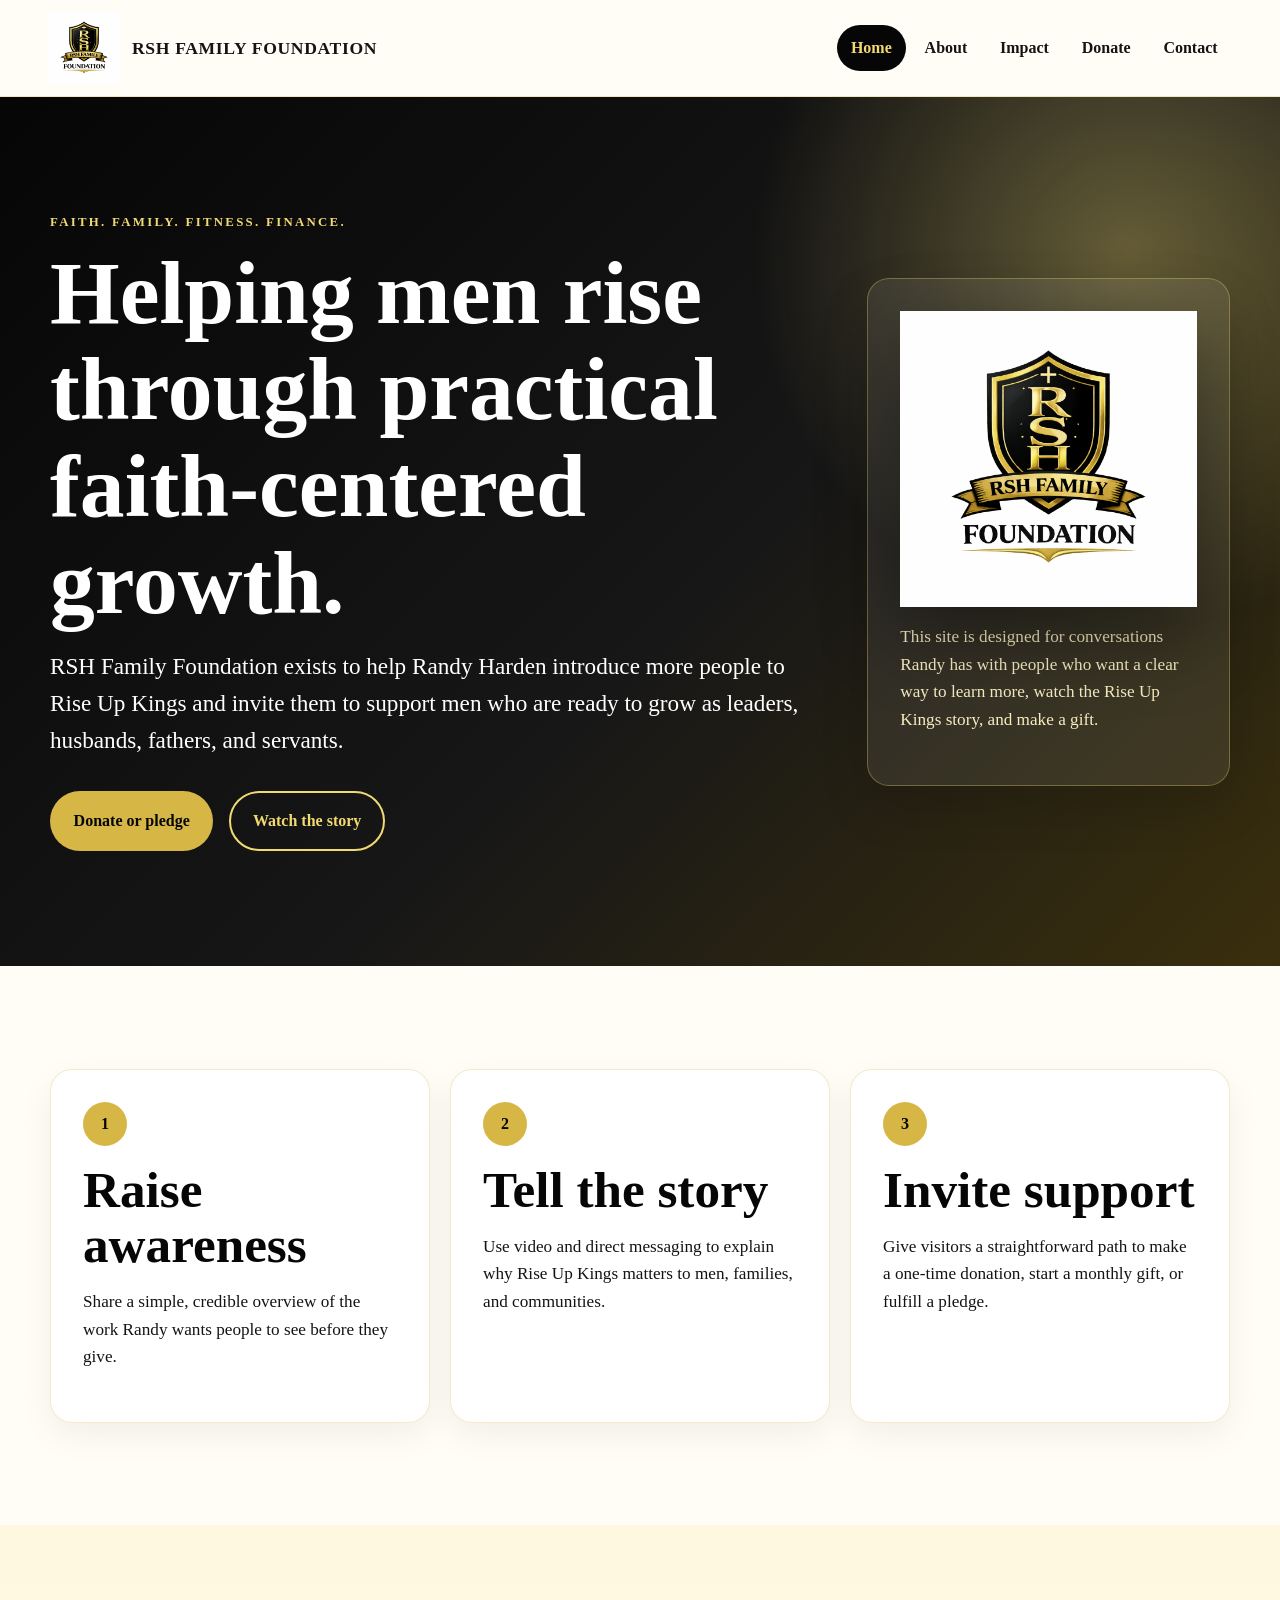
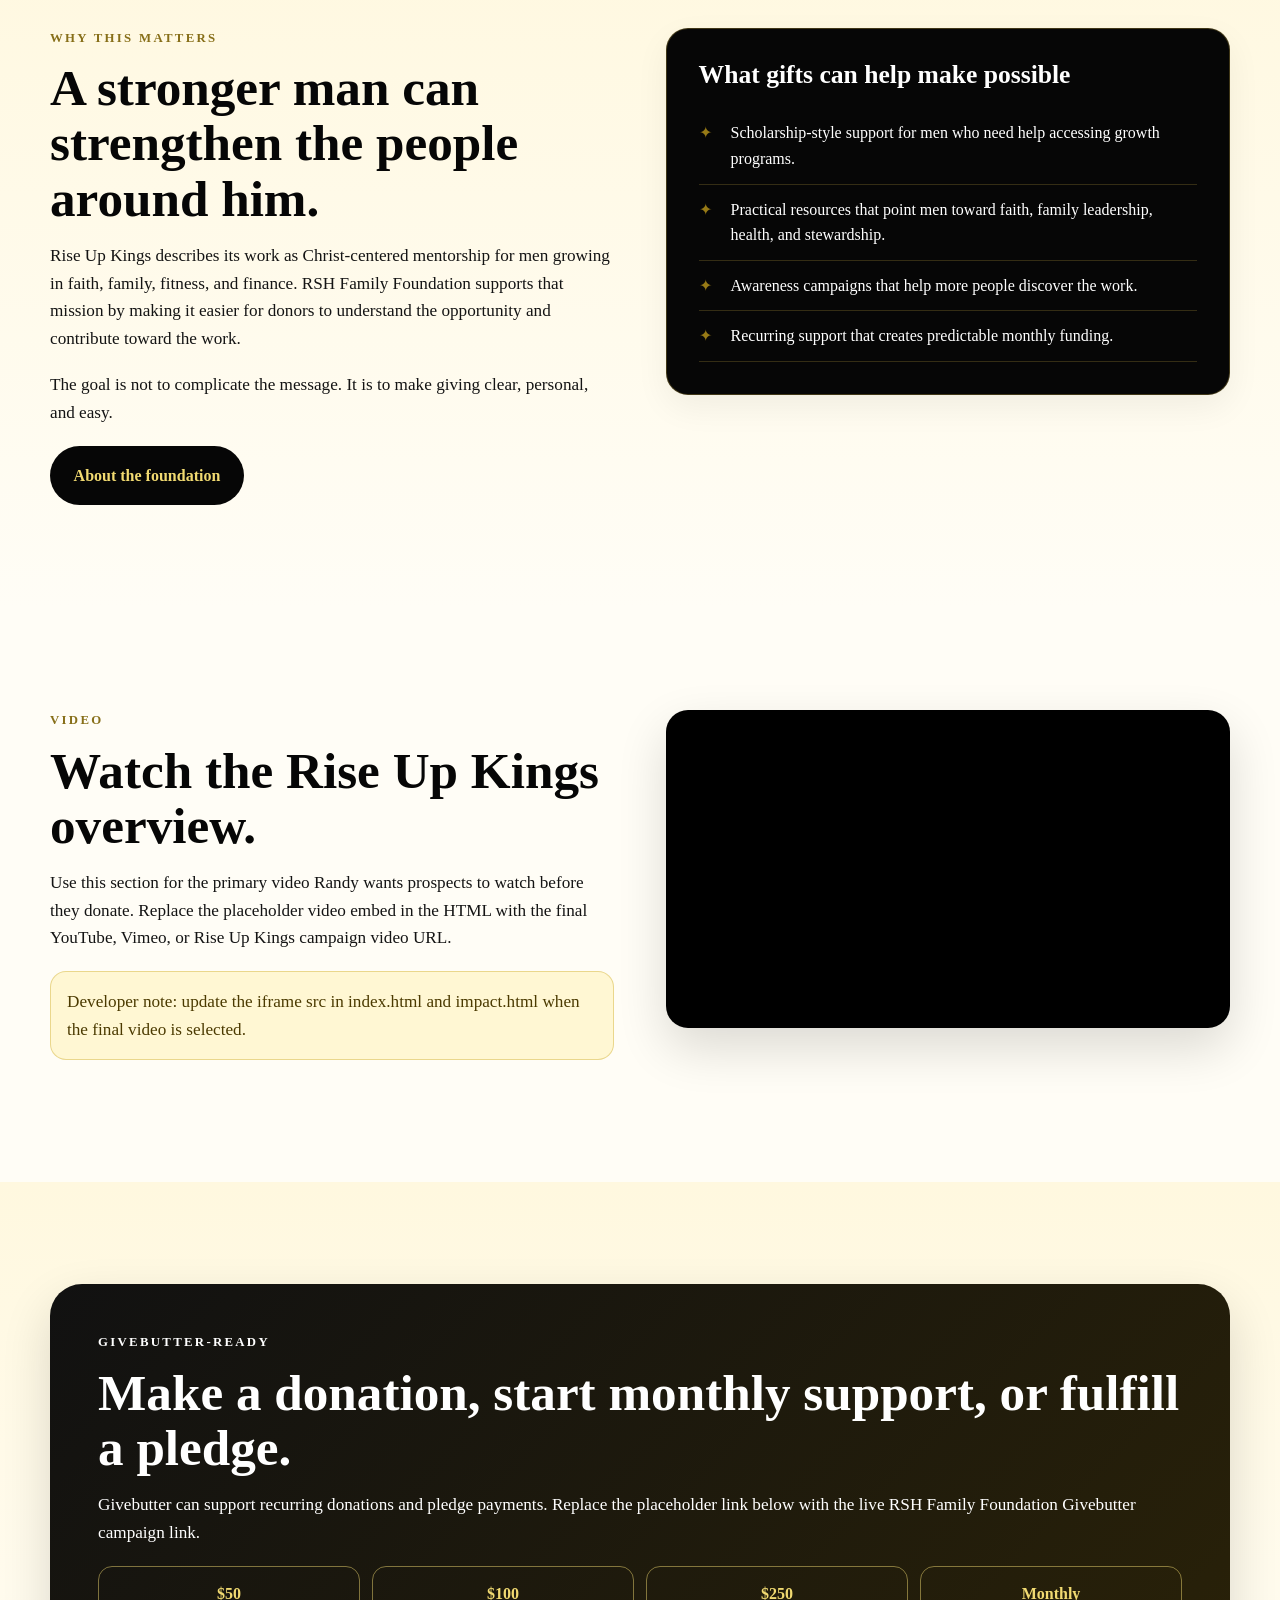
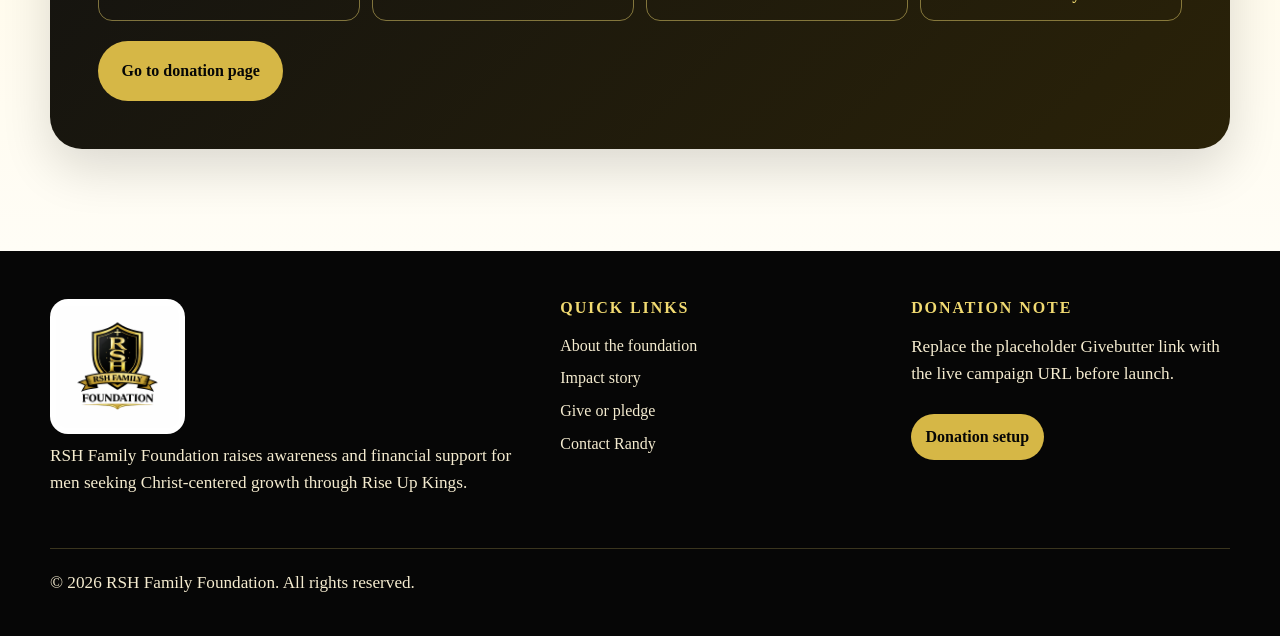
<file: index.html>
<!doctype html>
<html lang="en">
<head>
  <meta charset="utf-8">
  <meta name="viewport" content="width=device-width, initial-scale=1">
  <title>RSH Family Foundation | Raising Support for Rise Up Kings</title>
  <meta name="description" content="RSH Family Foundation helps raise awareness and donations for men seeking Christ-centered growth through Rise Up Kings.">
  <link rel="icon" href="assets/images/rsh-family-foundation-logo.png">
  <link rel="stylesheet" href="css/styles.css">
  <script defer src="js/main.js"></script>
</head>
<body>
  <a href="#main" class="skip-link">Skip to main content</a>
  <div data-include="header"></div>

  <main id="main">
    <section class="hero">
      <div class="container hero-grid">
        <div>
          <p class="eyebrow">Faith. Family. Fitness. Finance.</p>
          <h1>Helping men rise through practical faith-centered growth.</h1>
          <p class="lead">RSH Family Foundation exists to help Randy Harden introduce more people to Rise Up Kings and invite them to support men who are ready to grow as leaders, husbands, fathers, and servants.</p>
          <div class="button-row">
            <a class="button button-primary" href="donate.html">Donate or pledge</a>
            <a class="button button-secondary" href="impact.html">Watch the story</a>
          </div>
        </div>
        <div class="hero-card">
          <img src="assets/images/rsh-family-foundation-logo.png" alt="RSH Family Foundation shield logo">
          <p>This site is designed for conversations Randy has with people who want a clear way to learn more, watch the Rise Up Kings story, and make a gift.</p>
        </div>
      </div>
    </section>

    <section class="section">
      <div class="container grid-3">
        <article class="card">
          <span class="number">1</span>
          <h2>Raise awareness</h2>
          <p>Share a simple, credible overview of the work Randy wants people to see before they give.</p>
        </article>
        <article class="card">
          <span class="number">2</span>
          <h2>Tell the story</h2>
          <p>Use video and direct messaging to explain why Rise Up Kings matters to men, families, and communities.</p>
        </article>
        <article class="card">
          <span class="number">3</span>
          <h2>Invite support</h2>
          <p>Give visitors a straightforward path to make a one-time donation, start a monthly gift, or fulfill a pledge.</p>
        </article>
      </div>
    </section>

    <section class="section section-alt">
      <div class="container grid-2">
        <div>
          <p class="eyebrow">Why this matters</p>
          <h2>A stronger man can strengthen the people around him.</h2>
          <p>Rise Up Kings describes its work as Christ-centered mentorship for men growing in faith, family, fitness, and finance. RSH Family Foundation supports that mission by making it easier for donors to understand the opportunity and contribute toward the work.</p>
          <p>The goal is not to complicate the message. It is to make giving clear, personal, and easy.</p>
          <a class="button button-dark" href="about.html">About the foundation</a>
        </div>
        <div class="card card-dark">
          <h3>What gifts can help make possible</h3>
          <ul class="list-clean">
            <li>Scholarship-style support for men who need help accessing growth programs.</li>
            <li>Practical resources that point men toward faith, family leadership, health, and stewardship.</li>
            <li>Awareness campaigns that help more people discover the work.</li>
            <li>Recurring support that creates predictable monthly funding.</li>
          </ul>
        </div>
      </div>
    </section>

    <section class="section">
      <div class="container grid-2">
        <div>
          <p class="eyebrow">Video</p>
          <h2>Watch the Rise Up Kings overview.</h2>
          <p>Use this section for the primary video Randy wants prospects to watch before they donate. Replace the placeholder video embed in the HTML with the final YouTube, Vimeo, or Rise Up Kings campaign video URL.</p>
          <p class="notice">Developer note: update the iframe src in index.html and impact.html when the final video is selected.</p>
        </div>
        <div class="video-shell">
          <iframe src="https://www.youtube.com/embed?listType=search&list=Rise%20Up%20Kings" title="Rise Up Kings video" loading="lazy" allowfullscreen></iframe>
        </div>
      </div>
    </section>

    <section class="section section-alt">
      <div class="container donation-box">
        <p class="eyebrow">Givebutter-ready</p>
        <h2>Make a donation, start monthly support, or fulfill a pledge.</h2>
        <p>Givebutter can support recurring donations and pledge payments. Replace the placeholder link below with the live RSH Family Foundation Givebutter campaign link.</p>
        <div class="amount-grid" aria-label="Suggested donation amounts">
          <a href="https://givebutter.com/GIVEBUTTER_CAMPAIGN_URL">$50</a>
          <a href="https://givebutter.com/GIVEBUTTER_CAMPAIGN_URL">$100</a>
          <a href="https://givebutter.com/GIVEBUTTER_CAMPAIGN_URL">$250</a>
          <a href="https://givebutter.com/GIVEBUTTER_CAMPAIGN_URL">Monthly</a>
        </div>
        <a class="button button-primary" href="donate.html">Go to donation page</a>
      </div>
    </section>
  </main>

  <div data-include="footer"></div>
</body>
</html>
</file>
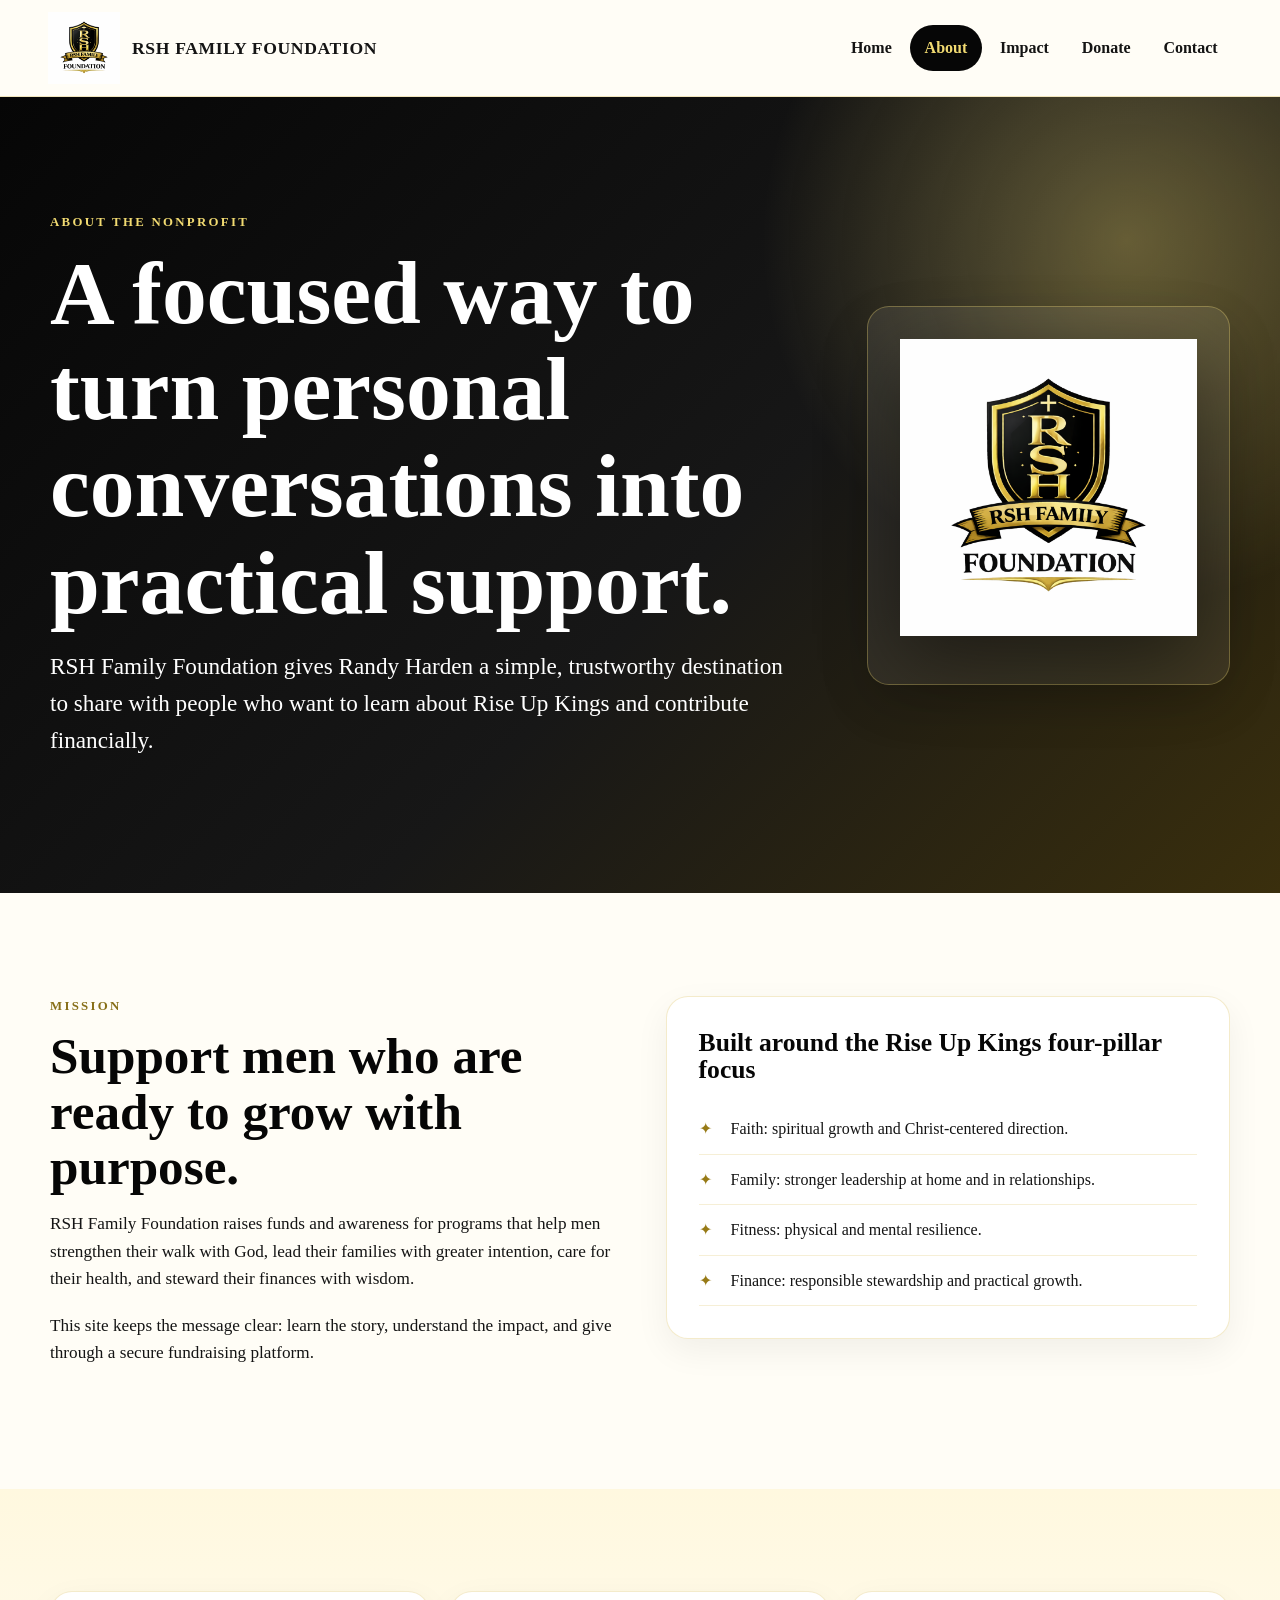
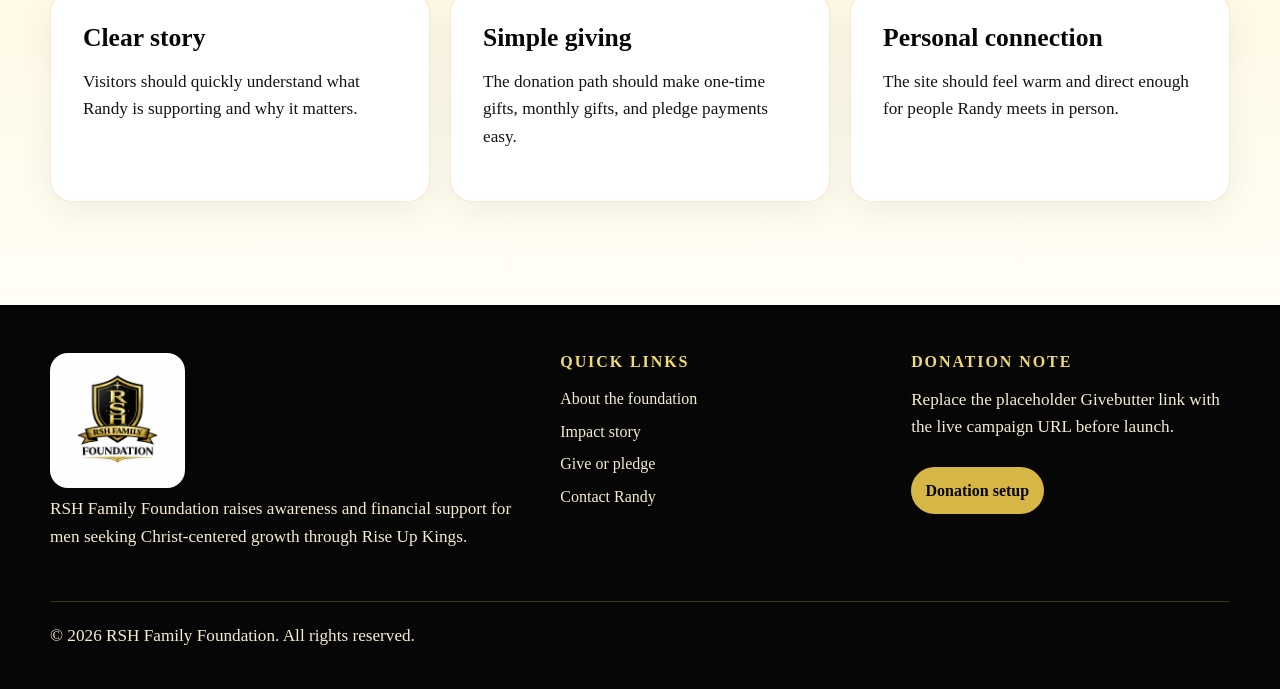
<file: about.html>
<!doctype html>
<html lang="en">
<head>
  <meta charset="utf-8">
  <meta name="viewport" content="width=device-width, initial-scale=1">
  <title>About | RSH Family Foundation</title>
  <meta name="description" content="Learn why Randy Harden created RSH Family Foundation to raise awareness and support for Rise Up Kings.">
  <link rel="icon" href="assets/images/rsh-family-foundation-logo.png">
  <link rel="stylesheet" href="css/styles.css">
  <script defer src="js/main.js"></script>
</head>
<body>
  <a href="#main" class="skip-link">Skip to main content</a>
  <div data-include="header"></div>
  <main id="main">
    <section class="hero">
      <div class="container hero-grid">
        <div>
          <p class="eyebrow">About the nonprofit</p>
          <h1>A focused way to turn personal conversations into practical support.</h1>
          <p class="lead">RSH Family Foundation gives Randy Harden a simple, trustworthy destination to share with people who want to learn about Rise Up Kings and contribute financially.</p>
        </div>
        <div class="hero-card"><img src="assets/images/rsh-family-foundation-logo.png" alt="RSH Family Foundation logo"></div>
      </div>
    </section>
    <section class="section">
      <div class="container grid-2">
        <div>
          <p class="eyebrow">Mission</p>
          <h2>Support men who are ready to grow with purpose.</h2>
          <p>RSH Family Foundation raises funds and awareness for programs that help men strengthen their walk with God, lead their families with greater intention, care for their health, and steward their finances with wisdom.</p>
          <p>This site keeps the message clear: learn the story, understand the impact, and give through a secure fundraising platform.</p>
        </div>
        <div class="card">
          <h3>Built around the Rise Up Kings four-pillar focus</h3>
          <ul class="list-clean">
            <li>Faith: spiritual growth and Christ-centered direction.</li>
            <li>Family: stronger leadership at home and in relationships.</li>
            <li>Fitness: physical and mental resilience.</li>
            <li>Finance: responsible stewardship and practical growth.</li>
          </ul>
        </div>
      </div>
    </section>
    <section class="section section-alt">
      <div class="container grid-3">
        <article class="card"><h3>Clear story</h3><p>Visitors should quickly understand what Randy is supporting and why it matters.</p></article>
        <article class="card"><h3>Simple giving</h3><p>The donation path should make one-time gifts, monthly gifts, and pledge payments easy.</p></article>
        <article class="card"><h3>Personal connection</h3><p>The site should feel warm and direct enough for people Randy meets in person.</p></article>
      </div>
    </section>
  </main>
  <div data-include="footer"></div>
</body>
</html>
</file>
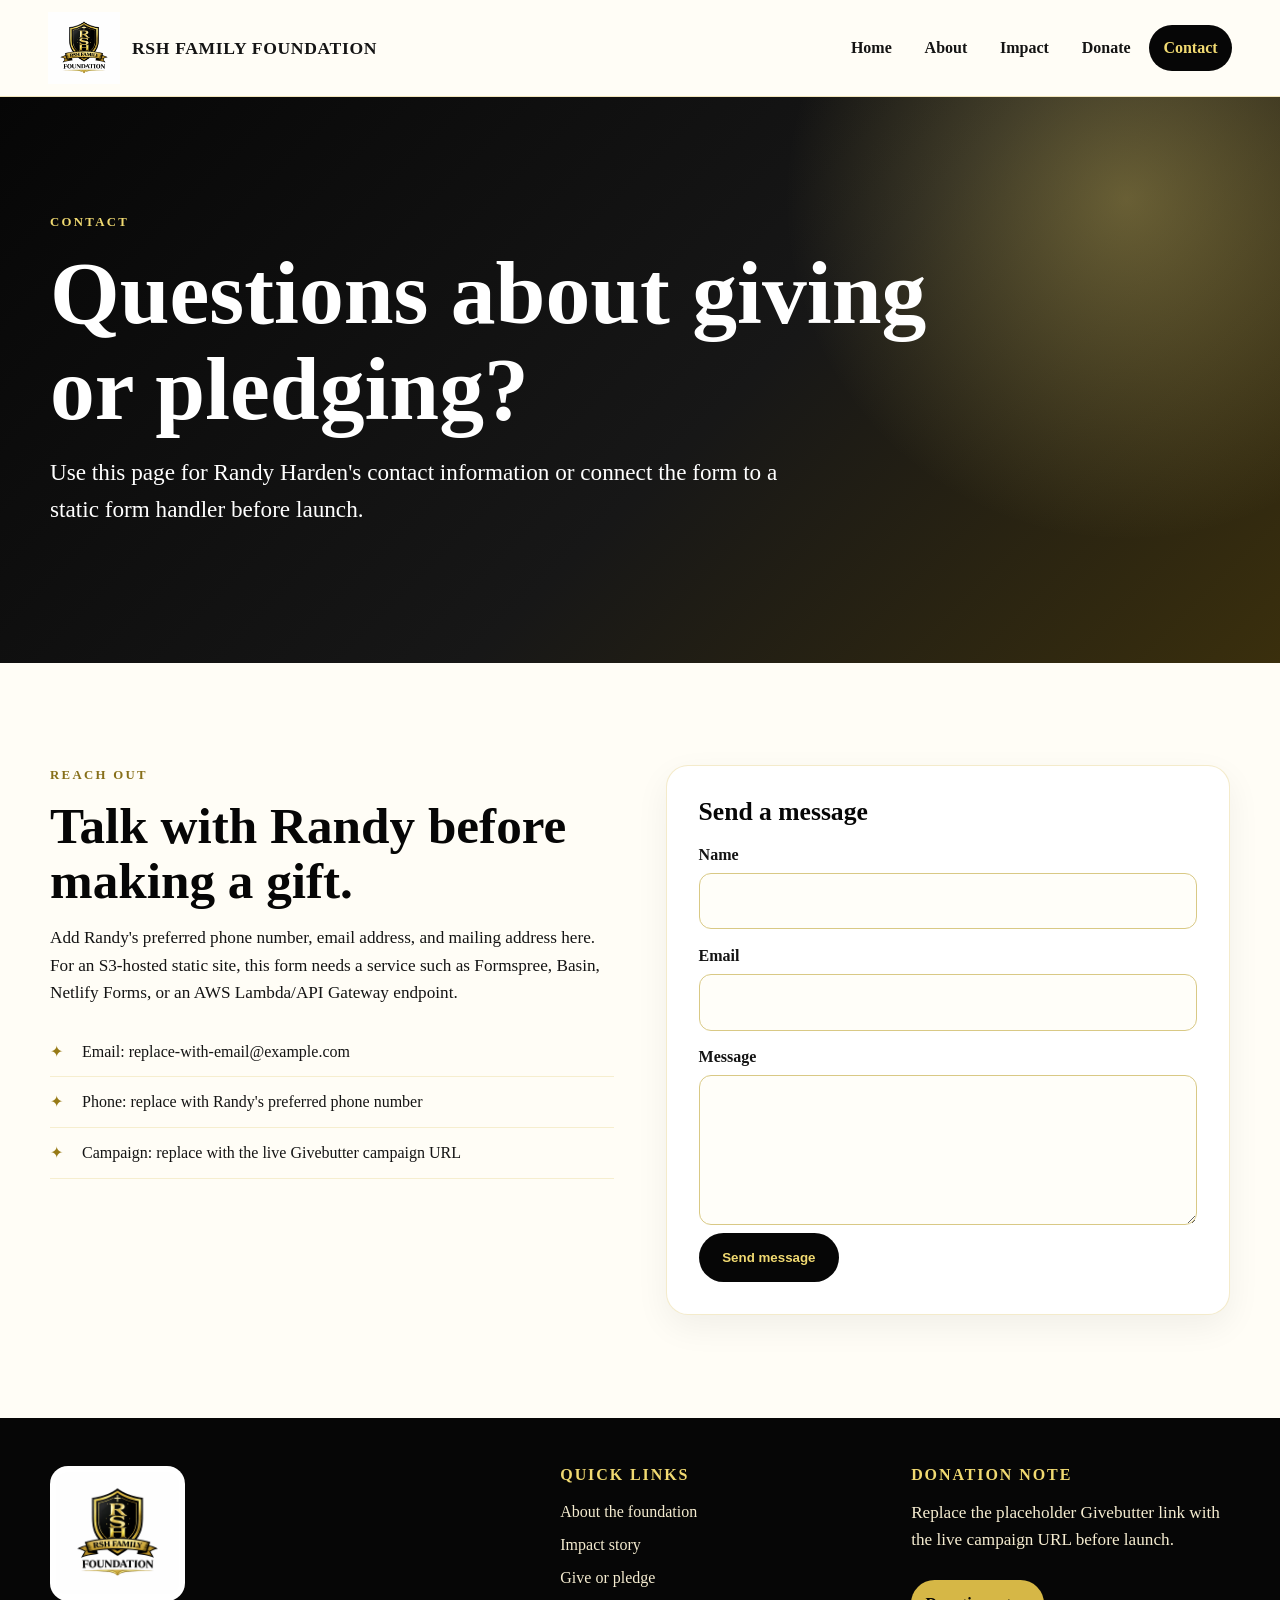
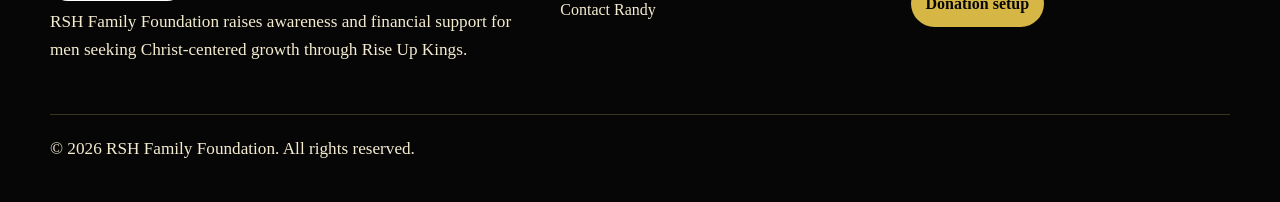
<file: contact.html>
<!doctype html>
<html lang="en">
<head>
  <meta charset="utf-8">
  <meta name="viewport" content="width=device-width, initial-scale=1">
  <title>Contact | RSH Family Foundation</title>
  <meta name="description" content="Contact Randy Harden and RSH Family Foundation about giving, pledges, and Rise Up Kings support.">
  <link rel="icon" href="assets/images/rsh-family-foundation-logo.png">
  <link rel="stylesheet" href="css/styles.css">
  <script defer src="js/main.js"></script>
</head>
<body>
  <a href="#main" class="skip-link">Skip to main content</a>
  <div data-include="header"></div>
  <main id="main">
    <section class="hero">
      <div class="container">
        <p class="eyebrow">Contact</p>
        <h1>Questions about giving or pledging?</h1>
        <p class="lead">Use this page for Randy Harden's contact information or connect the form to a static form handler before launch.</p>
      </div>
    </section>
    <section class="section">
      <div class="container grid-2">
        <div>
          <p class="eyebrow">Reach out</p>
          <h2>Talk with Randy before making a gift.</h2>
          <p>Add Randy's preferred phone number, email address, and mailing address here. For an S3-hosted static site, this form needs a service such as Formspree, Basin, Netlify Forms, or an AWS Lambda/API Gateway endpoint.</p>
          <ul class="list-clean">
            <li>Email: replace-with-email@example.com</li>
            <li>Phone: replace with Randy's preferred phone number</li>
            <li>Campaign: replace with the live Givebutter campaign URL</li>
          </ul>
        </div>
        <form class="card form-card" action="https://formspree.io/f/REPLACE_FORM_ID" method="POST">
          <h3>Send a message</h3>
          <label for="name">Name</label>
          <input id="name" name="name" type="text" autocomplete="name" required>
          <label for="email">Email</label>
          <input id="email" name="email" type="email" autocomplete="email" required>
          <label for="message">Message</label>
          <textarea id="message" name="message" required></textarea>
          <button class="button button-dark" type="submit">Send message</button>
        </form>
      </div>
    </section>
  </main>
  <div data-include="footer"></div>
</body>
</html>
</file>
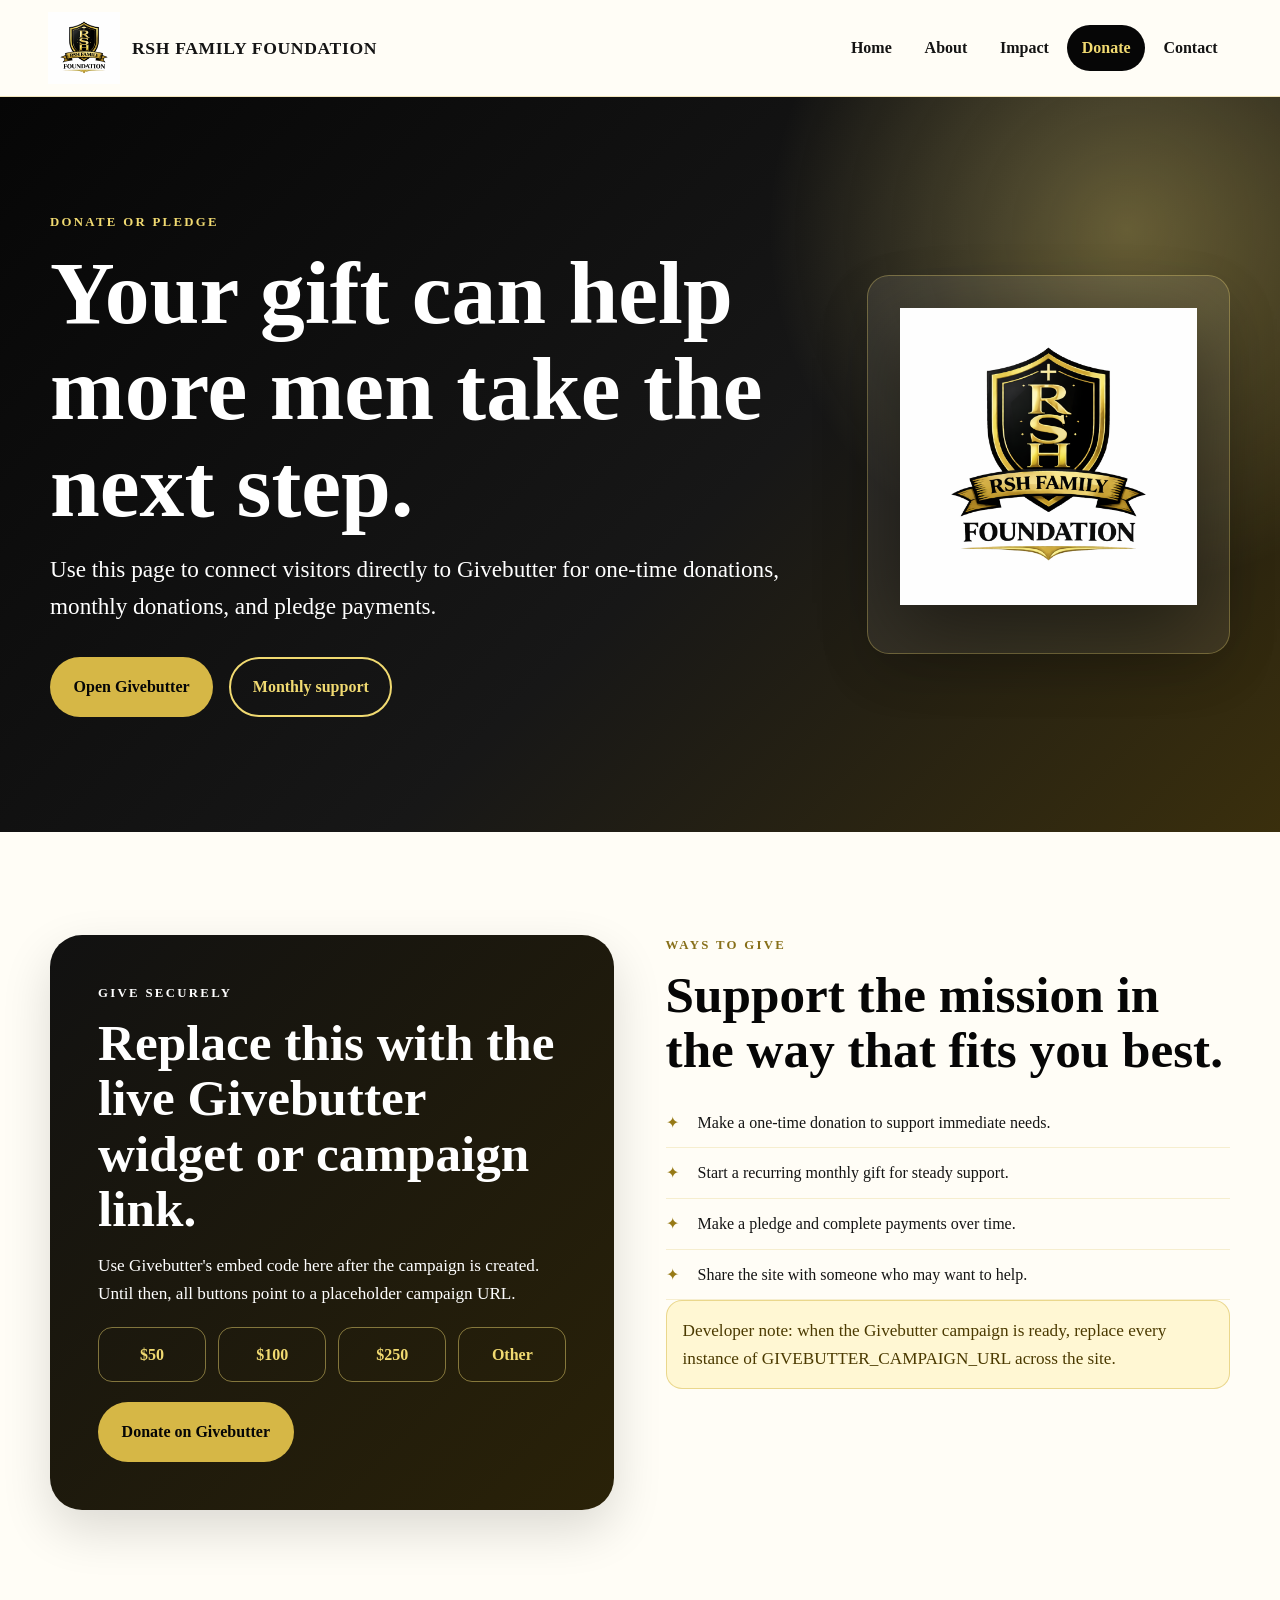
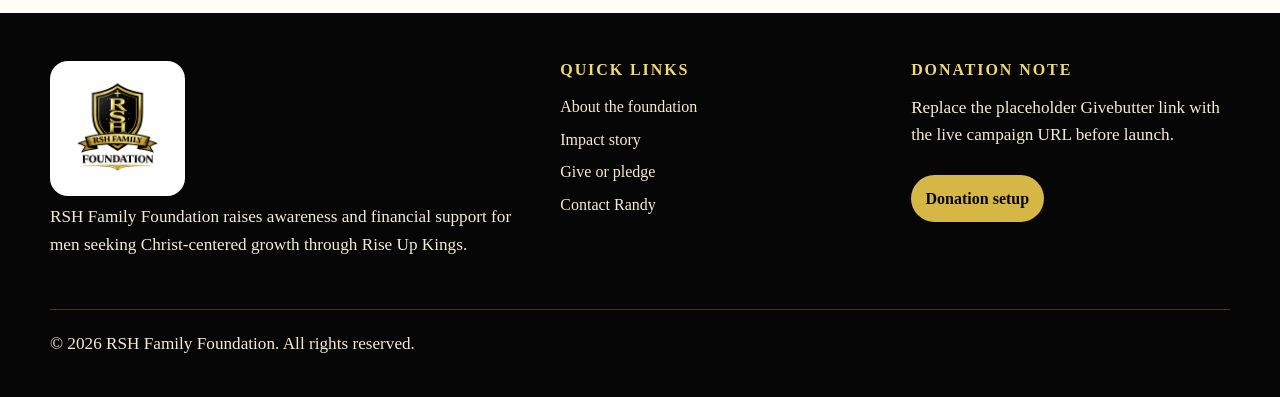
<file: donate.html>
<!doctype html>
<html lang="en">
<head>
  <meta charset="utf-8">
  <meta name="viewport" content="width=device-width, initial-scale=1">
  <title>Donate | RSH Family Foundation</title>
  <meta name="description" content="Donate, pledge, or start monthly support for RSH Family Foundation through Givebutter.">
  <link rel="icon" href="assets/images/rsh-family-foundation-logo.png">
  <link rel="stylesheet" href="css/styles.css">
  <script defer src="js/main.js"></script>
</head>
<body>
  <a href="#main" class="skip-link">Skip to main content</a>
  <div data-include="header"></div>
  <main id="main">
    <section class="hero">
      <div class="container hero-grid">
        <div>
          <p class="eyebrow">Donate or pledge</p>
          <h1>Your gift can help more men take the next step.</h1>
          <p class="lead">Use this page to connect visitors directly to Givebutter for one-time donations, monthly donations, and pledge payments.</p>
          <div class="button-row">
            <a class="button button-primary" href="https://givebutter.com/GIVEBUTTER_CAMPAIGN_URL">Open Givebutter</a>
            <a class="button button-secondary" href="#monthly">Monthly support</a>
          </div>
        </div>
        <div class="hero-card"><img src="assets/images/rsh-family-foundation-logo.png" alt="RSH Family Foundation logo"></div>
      </div>
    </section>
    <section class="section">
      <div class="container grid-2">
        <div class="donation-box">
          <p class="eyebrow">Give securely</p>
          <h2>Replace this with the live Givebutter widget or campaign link.</h2>
          <p>Use Givebutter's embed code here after the campaign is created. Until then, all buttons point to a placeholder campaign URL.</p>
          <div class="amount-grid">
            <a href="https://givebutter.com/GIVEBUTTER_CAMPAIGN_URL">$50</a>
            <a href="https://givebutter.com/GIVEBUTTER_CAMPAIGN_URL">$100</a>
            <a href="https://givebutter.com/GIVEBUTTER_CAMPAIGN_URL">$250</a>
            <a href="https://givebutter.com/GIVEBUTTER_CAMPAIGN_URL">Other</a>
          </div>
          <a class="button button-primary" href="https://givebutter.com/GIVEBUTTER_CAMPAIGN_URL">Donate on Givebutter</a>
        </div>
        <div>
          <p class="eyebrow">Ways to give</p>
          <h2>Support the mission in the way that fits you best.</h2>
          <ul class="list-clean">
            <li>Make a one-time donation to support immediate needs.</li>
            <li id="monthly">Start a recurring monthly gift for steady support.</li>
            <li>Make a pledge and complete payments over time.</li>
            <li>Share the site with someone who may want to help.</li>
          </ul>
          <p class="notice">Developer note: when the Givebutter campaign is ready, replace every instance of GIVEBUTTER_CAMPAIGN_URL across the site.</p>
        </div>
      </div>
    </section>
  </main>
  <div data-include="footer"></div>
</body>
</html>
</file>
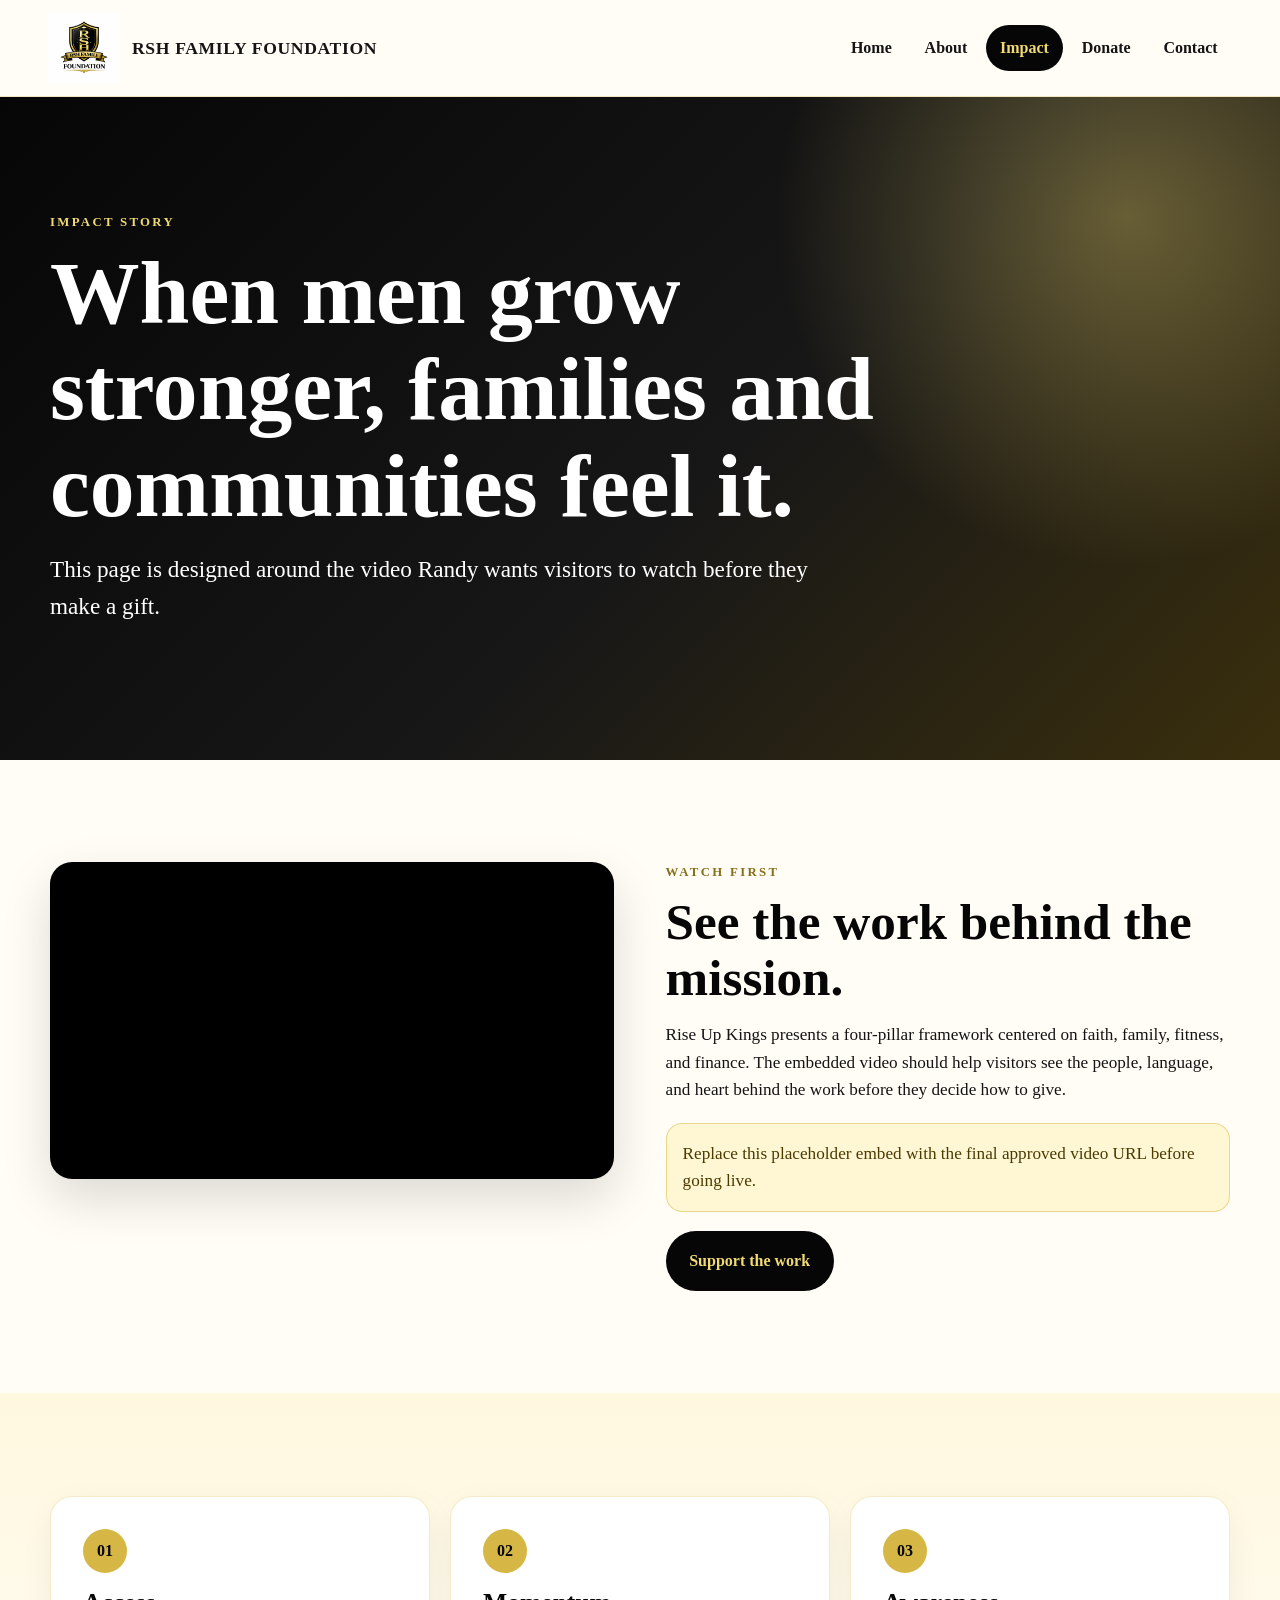
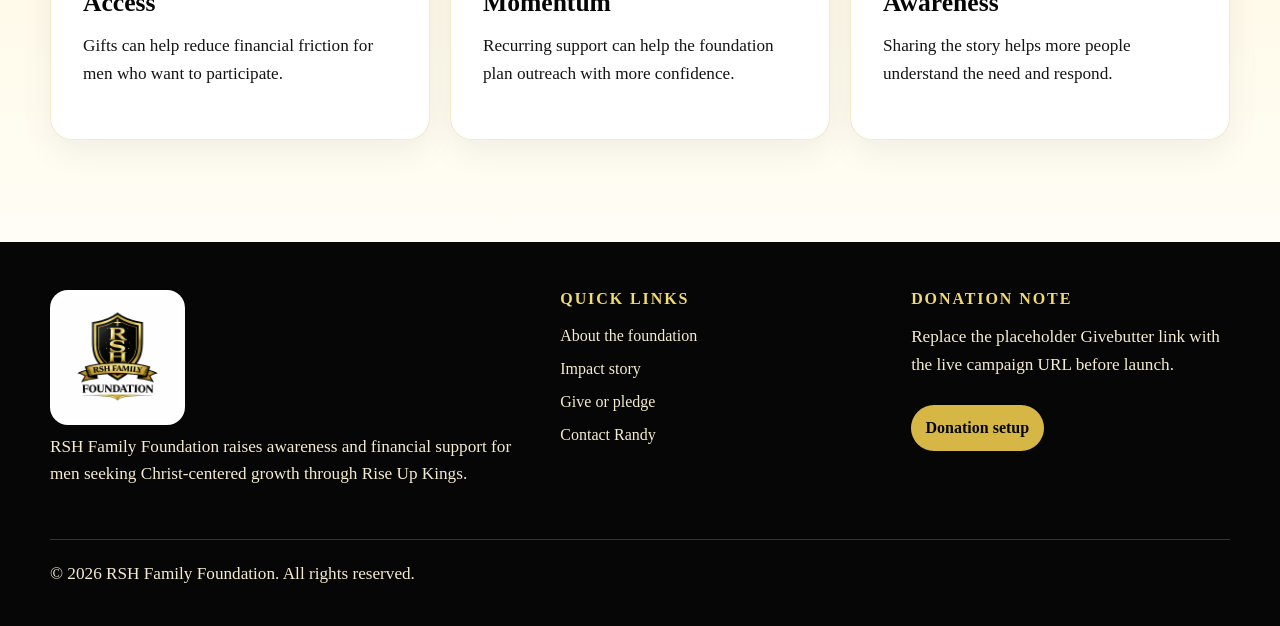
<file: impact.html>
<!doctype html>
<html lang="en">
<head>
  <meta charset="utf-8">
  <meta name="viewport" content="width=device-width, initial-scale=1">
  <title>Impact Story | RSH Family Foundation</title>
  <meta name="description" content="Watch the Rise Up Kings story and learn how donations can support men and families.">
  <link rel="icon" href="assets/images/rsh-family-foundation-logo.png">
  <link rel="stylesheet" href="css/styles.css">
  <script defer src="js/main.js"></script>
</head>
<body>
  <a href="#main" class="skip-link">Skip to main content</a>
  <div data-include="header"></div>
  <main id="main">
    <section class="hero">
      <div class="container">
        <p class="eyebrow">Impact story</p>
        <h1>When men grow stronger, families and communities feel it.</h1>
        <p class="lead">This page is designed around the video Randy wants visitors to watch before they make a gift.</p>
      </div>
    </section>
    <section class="section">
      <div class="container grid-2">
        <div class="video-shell">
          <iframe src="https://www.youtube.com/embed?listType=search&list=Rise%20Up%20Kings" title="Rise Up Kings video" loading="lazy" allowfullscreen></iframe>
        </div>
        <div>
          <p class="eyebrow">Watch first</p>
          <h2>See the work behind the mission.</h2>
          <p>Rise Up Kings presents a four-pillar framework centered on faith, family, fitness, and finance. The embedded video should help visitors see the people, language, and heart behind the work before they decide how to give.</p>
          <p class="notice">Replace this placeholder embed with the final approved video URL before going live.</p>
          <a class="button button-dark" href="donate.html">Support the work</a>
        </div>
      </div>
    </section>
    <section class="section section-alt">
      <div class="container grid-3">
        <article class="card"><span class="number">01</span><h3>Access</h3><p>Gifts can help reduce financial friction for men who want to participate.</p></article>
        <article class="card"><span class="number">02</span><h3>Momentum</h3><p>Recurring support can help the foundation plan outreach with more confidence.</p></article>
        <article class="card"><span class="number">03</span><h3>Awareness</h3><p>Sharing the story helps more people understand the need and respond.</p></article>
      </div>
    </section>
  </main>
  <div data-include="footer"></div>
</body>
</html>
</file>
<file: css/styles.css>
:root {
  --color-black: #060606;
  --color-charcoal: #141414;
  --color-gold: #d6b746;
  --color-gold-light: #f1da71;
  --color-cream: #fff8df;
  --color-white: #ffffff;
  --color-muted: #666666;
  --shadow: 0 20px 50px rgba(0, 0, 0, 0.14);
  --radius: 22px;
  --max-width: 1180px;
}

* { box-sizing: border-box; }
html { scroll-behavior: smooth; }
body {
  margin: 0;
  font-family: Georgia, 'Times New Roman', serif;
  color: var(--color-charcoal);
  background: #fffdf6;
  line-height: 1.6;
}
img { max-width: 100%; height: auto; }
a { color: inherit; }
.sr-only { position: absolute; width: 1px; height: 1px; padding: 0; margin: -1px; overflow: hidden; clip: rect(0, 0, 0, 0); white-space: nowrap; border: 0; }
.skip-link { position: absolute; left: -999px; top: 1rem; background: var(--color-black); color: var(--color-white); padding: .75rem 1rem; z-index: 999; }
.skip-link:focus { left: 1rem; }

.site-header {
  position: sticky;
  top: 0;
  z-index: 100;
  display: flex;
  align-items: center;
  justify-content: space-between;
  gap: 1rem;
  padding: .75rem clamp(1rem, 4vw, 3rem);
  background: rgba(255, 253, 246, .96);
  backdrop-filter: blur(12px);
  border-bottom: 1px solid rgba(214, 183, 70, .32);
}
.brand { display: flex; align-items: center; gap: .75rem; text-decoration: none; font-weight: 800; letter-spacing: .04em; text-transform: uppercase; }
.brand-logo { width: 72px; height: 72px; object-fit: contain; }
.brand-text { font-size: clamp(.9rem, 2vw, 1.1rem); }
.primary-nav { display: flex; align-items: center; gap: .25rem; }
.primary-nav a { text-decoration: none; padding: .65rem .9rem; border-radius: 999px; font-weight: 700; }
.primary-nav a:hover, .primary-nav a[aria-current="page"] { background: var(--color-black); color: var(--color-gold-light); }
.nav-toggle { display: none; background: var(--color-black); border: 0; border-radius: 12px; padding: .65rem; }
.nav-toggle span:not(.sr-only) { display: block; width: 24px; height: 2px; background: var(--color-gold-light); margin: 5px 0; }

.container { width: min(100% - 2rem, var(--max-width)); margin: 0 auto; }
.section { padding: clamp(3.5rem, 8vw, 6.5rem) 0; }
.section-alt { background: linear-gradient(180deg, #fff8df 0%, #fffdf6 100%); }
.eyebrow { text-transform: uppercase; letter-spacing: .18em; color: #876f19; font-weight: 800; font-size: .8rem; margin-bottom: .75rem; }
h1, h2, h3 { line-height: 1.08; margin: 0 0 1rem; color: var(--color-black); }
h1 { font-size: clamp(2.8rem, 7vw, 5.9rem); max-width: 950px; }
h2 { font-size: clamp(2rem, 4vw, 3.35rem); }
h3 { font-size: clamp(1.25rem, 2vw, 1.6rem); }
p { margin: 0 0 1.2rem; font-size: 1.075rem; }
.lead { font-size: clamp(1.15rem, 2.4vw, 1.45rem); max-width: 780px; }

.hero {
  position: relative;
  isolation: isolate;
  overflow: hidden;
  padding: clamp(4rem, 9vw, 8rem) 0;
  background:
    radial-gradient(circle at 88% 18%, rgba(241, 218, 113, .35), transparent 28%),
    linear-gradient(135deg, var(--color-black) 0%, #171717 56%, #3a2f0d 100%);
  color: var(--color-white);
}
.hero h1, .hero p { color: var(--color-white); }
.hero .eyebrow { color: var(--color-gold-light); }
.hero-grid { display: grid; grid-template-columns: minmax(0, 1.35fr) minmax(280px, .65fr); gap: clamp(2rem, 5vw, 5rem); align-items: center; }
.hero-card { background: rgba(255, 255, 255, .08); border: 1px solid rgba(241, 218, 113, .32); border-radius: var(--radius); padding: clamp(1.25rem, 3vw, 2rem); box-shadow: var(--shadow); }
.hero-card img { display: block; margin: 0 auto 1rem; width: min(100%, 330px); filter: drop-shadow(0 24px 40px rgba(0, 0, 0, .45)); }
.hero-card p { color: #f7edc2; }
.button-row { display: flex; flex-wrap: wrap; gap: 1rem; margin-top: 2rem; }
.button { display: inline-flex; align-items: center; justify-content: center; text-decoration: none; border-radius: 999px; padding: .95rem 1.35rem; font-weight: 800; border: 2px solid transparent; transition: transform .2s ease, box-shadow .2s ease; }
.button:hover { transform: translateY(-2px); box-shadow: 0 15px 30px rgba(0,0,0,.16); }
.button-primary { background: var(--color-gold); color: var(--color-black); }
.button-secondary { border-color: var(--color-gold-light); color: var(--color-gold-light); }
.button-dark { background: var(--color-black); color: var(--color-gold-light); }

.grid-2 { display: grid; grid-template-columns: repeat(2, minmax(0, 1fr)); gap: clamp(1.5rem, 4vw, 4rem); align-items: start; }
.grid-3 { display: grid; grid-template-columns: repeat(3, minmax(0, 1fr)); gap: 1.25rem; }
.card { background: var(--color-white); border: 1px solid rgba(214, 183, 70, .28); border-radius: var(--radius); padding: clamp(1.25rem, 3vw, 2rem); box-shadow: 0 12px 34px rgba(0,0,0,.06); }
.card-dark { background: var(--color-black); color: var(--color-white); }
.card-dark h2, .card-dark h3, .card-dark p { color: var(--color-white); }
.number { display: inline-flex; width: 44px; height: 44px; border-radius: 50%; align-items: center; justify-content: center; background: var(--color-gold); color: var(--color-black); font-weight: 900; margin-bottom: 1rem; }
.list-clean { padding: 0; margin: 1.25rem 0 0; list-style: none; }
.list-clean li { padding: .75rem 0 .75rem 2rem; position: relative; border-bottom: 1px solid rgba(214, 183, 70, .22); }
.list-clean li:before { content: '✦'; position: absolute; left: 0; color: #977a16; }
.video-shell { position: relative; overflow: hidden; border-radius: var(--radius); box-shadow: var(--shadow); background: #000; aspect-ratio: 16 / 9; }
.video-shell iframe { position: absolute; inset: 0; width: 100%; height: 100%; border: 0; }
.notice { background: #fff7d3; border: 1px solid rgba(214, 183, 70, .5); border-radius: 16px; padding: 1rem; color: #4b3a00; }
.donation-box { background: linear-gradient(135deg, #111, #2a2208); color: var(--color-white); border-radius: calc(var(--radius) + 10px); padding: clamp(1.5rem, 4vw, 3rem); box-shadow: var(--shadow); }
.donation-box h2, .donation-box p { color: var(--color-white); }
.amount-grid { display: grid; grid-template-columns: repeat(4, 1fr); gap: .75rem; margin: 1.25rem 0; }
.amount-grid a { text-align: center; border: 1px solid rgba(241, 218, 113, .48); border-radius: 14px; padding: .85rem; text-decoration: none; color: var(--color-gold-light); font-weight: 900; }
.form-card label { display: block; font-weight: 800; margin: .85rem 0 .35rem; }
.form-card input, .form-card textarea { width: 100%; border: 1px solid #d9c985; border-radius: 12px; padding: .9rem; font: inherit; background: #fffef9; }
.form-card textarea { min-height: 150px; resize: vertical; }
.site-footer { background: var(--color-black); color: #f5ecd0; padding: 3rem clamp(1rem, 4vw, 3rem) 1.25rem; }
.footer-grid { width: min(100%, var(--max-width)); margin: 0 auto; display: grid; grid-template-columns: 1.5fr 1fr 1fr; gap: 2rem; }
.footer-logo { width: 135px; background: white; border-radius: 18px; padding: .4rem; }
.site-footer h2 { font-size: 1rem; color: var(--color-gold-light); text-transform: uppercase; letter-spacing: .12em; }
.site-footer a { display: block; color: #f5ecd0; text-decoration: none; margin: .45rem 0; }
.footer-button { display: inline-block !important; color: var(--color-black) !important; background: var(--color-gold); padding: .65rem .9rem; border-radius: 999px; font-weight: 800; }
.footer-bottom { width: min(100%, var(--max-width)); margin: 2rem auto 0; padding-top: 1.25rem; border-top: 1px solid rgba(241,218,113,.22); font-size: .95rem; }

@media (max-width: 860px) {
  .nav-toggle { display: inline-block; }
  .primary-nav { display: none; position: absolute; top: 100%; left: 0; right: 0; flex-direction: column; align-items: stretch; background: #fffdf6; padding: 1rem; border-bottom: 1px solid rgba(214,183,70,.35); }
  .primary-nav.is-open { display: flex; }
  .hero-grid, .grid-2, .grid-3, .footer-grid { grid-template-columns: 1fr; }
  .amount-grid { grid-template-columns: repeat(2, 1fr); }
}

@media (max-width: 520px) {
  .brand-logo { width: 56px; height: 56px; }
  .brand-text { max-width: 150px; }
  .button { width: 100%; }
}
</file>
